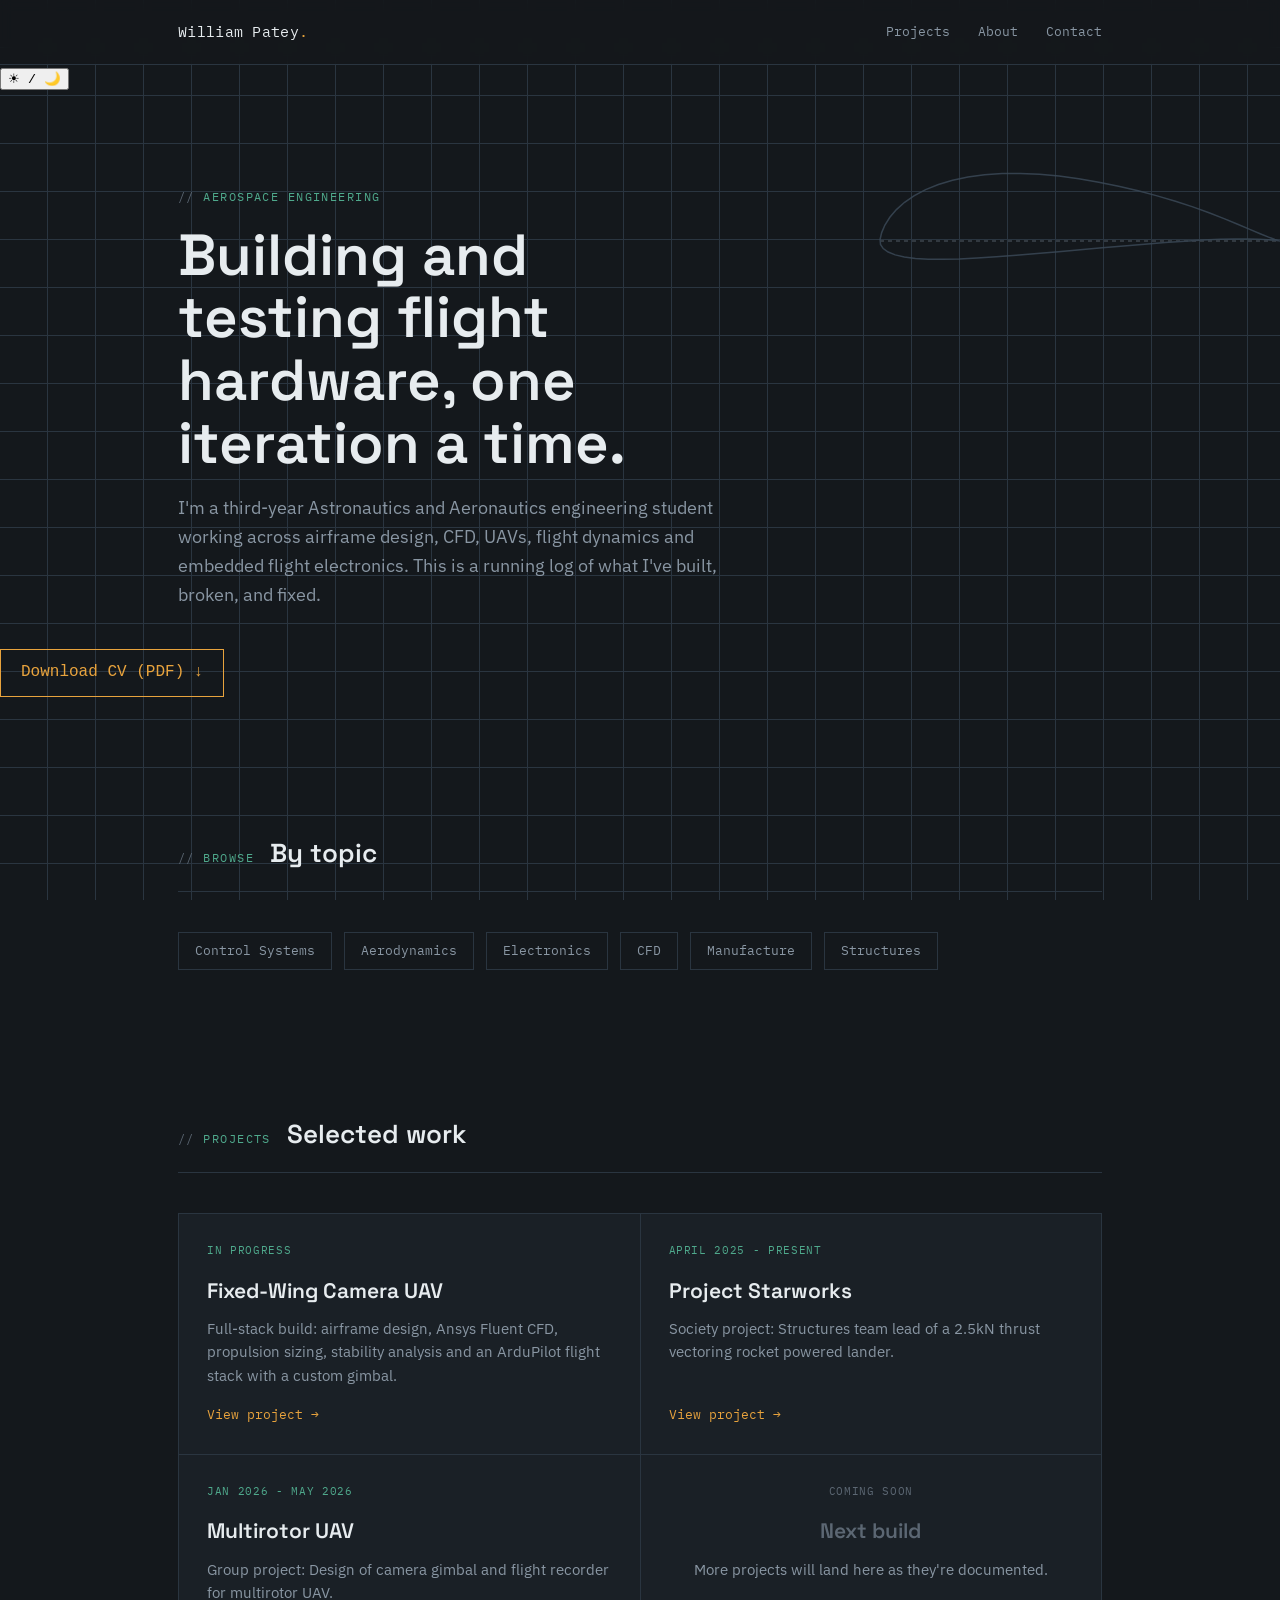
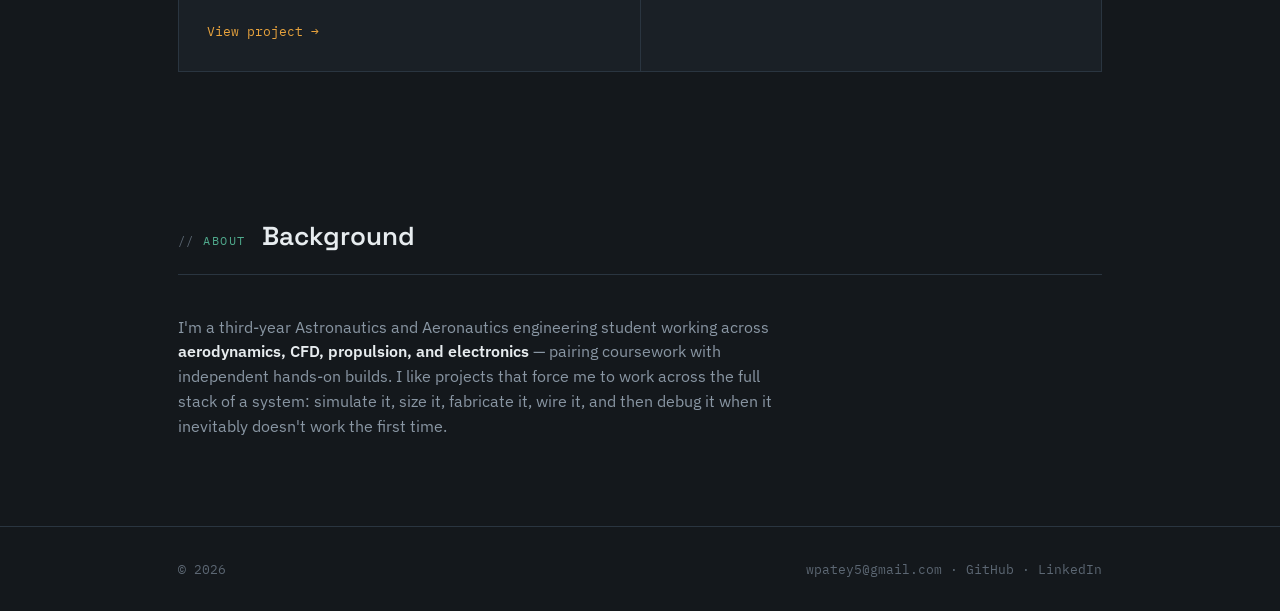
<file: index.html>
<!DOCTYPE html>
<html lang="en">
<head>
<meta charset="UTF-8">
<meta name="viewport" content="width=device-width, initial-scale=1.0">
<title>Engineering Portfolio</title>
<link rel="preconnect" href="https://fonts.googleapis.com">
<link href="https://fonts.googleapis.com/css2?family=Space+Grotesk:wght@500;600;700&family=IBM+Plex+Sans:wght@400;500;600&family=IBM+Plex+Mono:wght@400;500&display=swap" rel="stylesheet">
<link rel="stylesheet" href="style.css">
</head>
<body>

<div class="topbar">
  <div class="wrap">
    <div class="brand">William Patey<span class="dot">.</span></div>
    <nav class="nav-links">
      <a href="#projects">Projects</a>
      <a href="#about">About</a>
      <a href="#contact">Contact</a>
    </nav>
  </div>
</div>
<button id="theme-toggle" style="font-family:monospace;">☀ / 🌙</button>

<script>
document.getElementById('theme-toggle').addEventListener('click', () => {
  document.body.classList.toggle('light-mode');
});
</script>
<header class="hero">
  <div class="wrap">
    <p class="hero-tag">Aerospace Engineering</p>
    <h1>Building and testing flight hardware, one iteration a time.</h1>
    <p class="lead">I'm a third-year Astronautics and Aeronautics engineering student working across airframe design, CFD, UAVs, flight dynamics and embedded flight electronics. This is a running log of what I've built, broken, and fixed.</p>
    <!--<img src="Images/FEA.png" alt="FEA">-->
  </div>
<a href="CV.pdf" download style="display:inline-block; padding:10px 20px; border:1px solid #e8a33d; color:#e8a33d; font-family:monospace; text-decoration:none;">
  Download CV (PDF) ↓
</a>
  <svg class="airfoil-trace" viewBox="0 0 460 200" xmlns="http://www.w3.org/2000/svg" aria-hidden="true">
    <!-- Real SD7037 profile, from UIUC Airfoil Coordinates Database, thickness/camber exaggerated ~2.25x for visibility at this scale -->
    <path class="chord" d="M20,110 L420,110" />
    <path d="M420,110 L418.69,109.62 L414.83,108.38 L408.58,106.08 L400.16,102.7 L389.8,98.34 L377.7,93.22 L364.06,87.59 L349.04,81.73 L332.8,75.91 L315.46,70.28 L297.18,64.9 L278.16,59.85 L258.62,55.23 L238.77,51.16 L218.82,47.75 L198.98,45.1 L179.45,43.31 L160.4,42.46 L142.03,42.61 L124.5,43.78 L107.96,45.98 L92.55,49.21 L78.4,53.43 L65.64,58.56 L54.34,64.56 L44.58,71.3 L36.41,78.63 L29.85,86.31 L24.93,94.07 L21.67,101.58 L20.08,108.33 L20.51,113.54 L23.22,117.55 L28.15,121.04 L35.2,123.87 L44.3,125.99 L55.38,127.41 L68.34,128.15 L83.06,128.29 L99.4,127.88 L117.18,127.02 L136.22,125.79 L156.28,124.27 L177.15,122.56 L198.57,120.71 L220.3,118.78 L242.08,116.84 L263.66,114.94 L284.79,113.14 L305.22,111.51 L324.71,110.13 L343.01,109.06 L359.86,108.36 L375.02,108.02 L388.28,108.04 L399.44,108.33 L408.31,108.81 L414.76,109.36 L418.68,109.81 L420,110 Z" />
  </svg>
</header>
<section id="topics">
  <div class="wrap">
    <div class="section-head">
      <span class="tag">Browse</span>
      <h2>By topic</h2>
    </div>
    <div style="display:flex; flex-wrap:wrap; gap:12px;">
      <a href="topics.html?tag=control-systems" class="topic-pill">Control Systems</a>
      <a href="topics.html?tag=aero" class="topic-pill">Aerodynamics</a>
      <a href="topics.html?tag=electronics" class="topic-pill">Electronics</a>
      <a href="topics.html?tag=cfd" class="topic-pill">CFD</a>
      <a href="topics.html?tag=manufacture" class="topic-pill">Manufacture</a>
      <a href="topics.html?tag=structures" class="topic-pill">Structures</a>
    </div>
  </div>
</section>
<section id="projects">
  <div class="wrap">
    <div class="section-head">
      <span class="tag">Projects</span>
      <h2>Selected work</h2>
    </div>

    <div class="projects-grid">
      <a class="project-card" href="uav-build.html">
        <div class="status">In progress</div>
        <h3>Fixed-Wing Camera UAV</h3>
        <p>Full-stack build: airframe design, Ansys Fluent CFD, propulsion sizing, stability analysis and an ArduPilot flight stack with a custom gimbal.</p>
        <div class="go">View project</div>
      </a>
      <a class="project-card" href="Starworks.html">
        <div class="status"> April 2025 - Present</div>
        <h3>Project Starworks</h3>
        <p>Society project: Structures team lead of a 2.5kN thrust vectoring rocket powered lander.</p>
        <div class="go">View project</div>
      </a>
      <a class="project-card" href="Multirotor-UAV-group-project.html">
        <div class="status">Jan 2026 - May 2026</div>
        <h3>Multirotor UAV</h3>
        <p>Group project: Design of camera gimbal and flight recorder for multirotor UAV.</p>
        <div class="go">View project</div>
      </a>

      <div class="project-card placeholder">
        <div class="status">Coming soon</div>
        <h3>Next build</h3>
        <p>More projects will land here as they're documented.</p>
      </div>
    </div>
  </div>
</section>

<section id="about">
  <div class="wrap">
    <div class="section-head">
      <span class="tag">About</span>
      <h2>Background</h2>
    </div>
    <p class="about-body">
      I'm a third-year Astronautics and Aeronautics engineering student working across <strong>aerodynamics, CFD, propulsion, and electronics</strong> — pairing coursework with independent hands-on builds. I like projects that force me to work across the full stack of a system: simulate it, size it, fabricate it, wire it, and then debug it when it inevitably doesn't work the first time.
    </p>
  </div>
</section>

<footer id="contact">
  <div class="wrap" style="display:flex; justify-content:space-between; width:100%;">
    <span>© 2026</span>
    <span><a href="mailto:wpatey5@gmail.com">wpatey5@gmail.com</a> · <a href="https://github.com/WilliamPatey05">GitHub</a> · <a href="https://www.linkedin.com/in/william-patey/">LinkedIn</a></span>
  </div>
</footer>

</body>
</html>
</file>
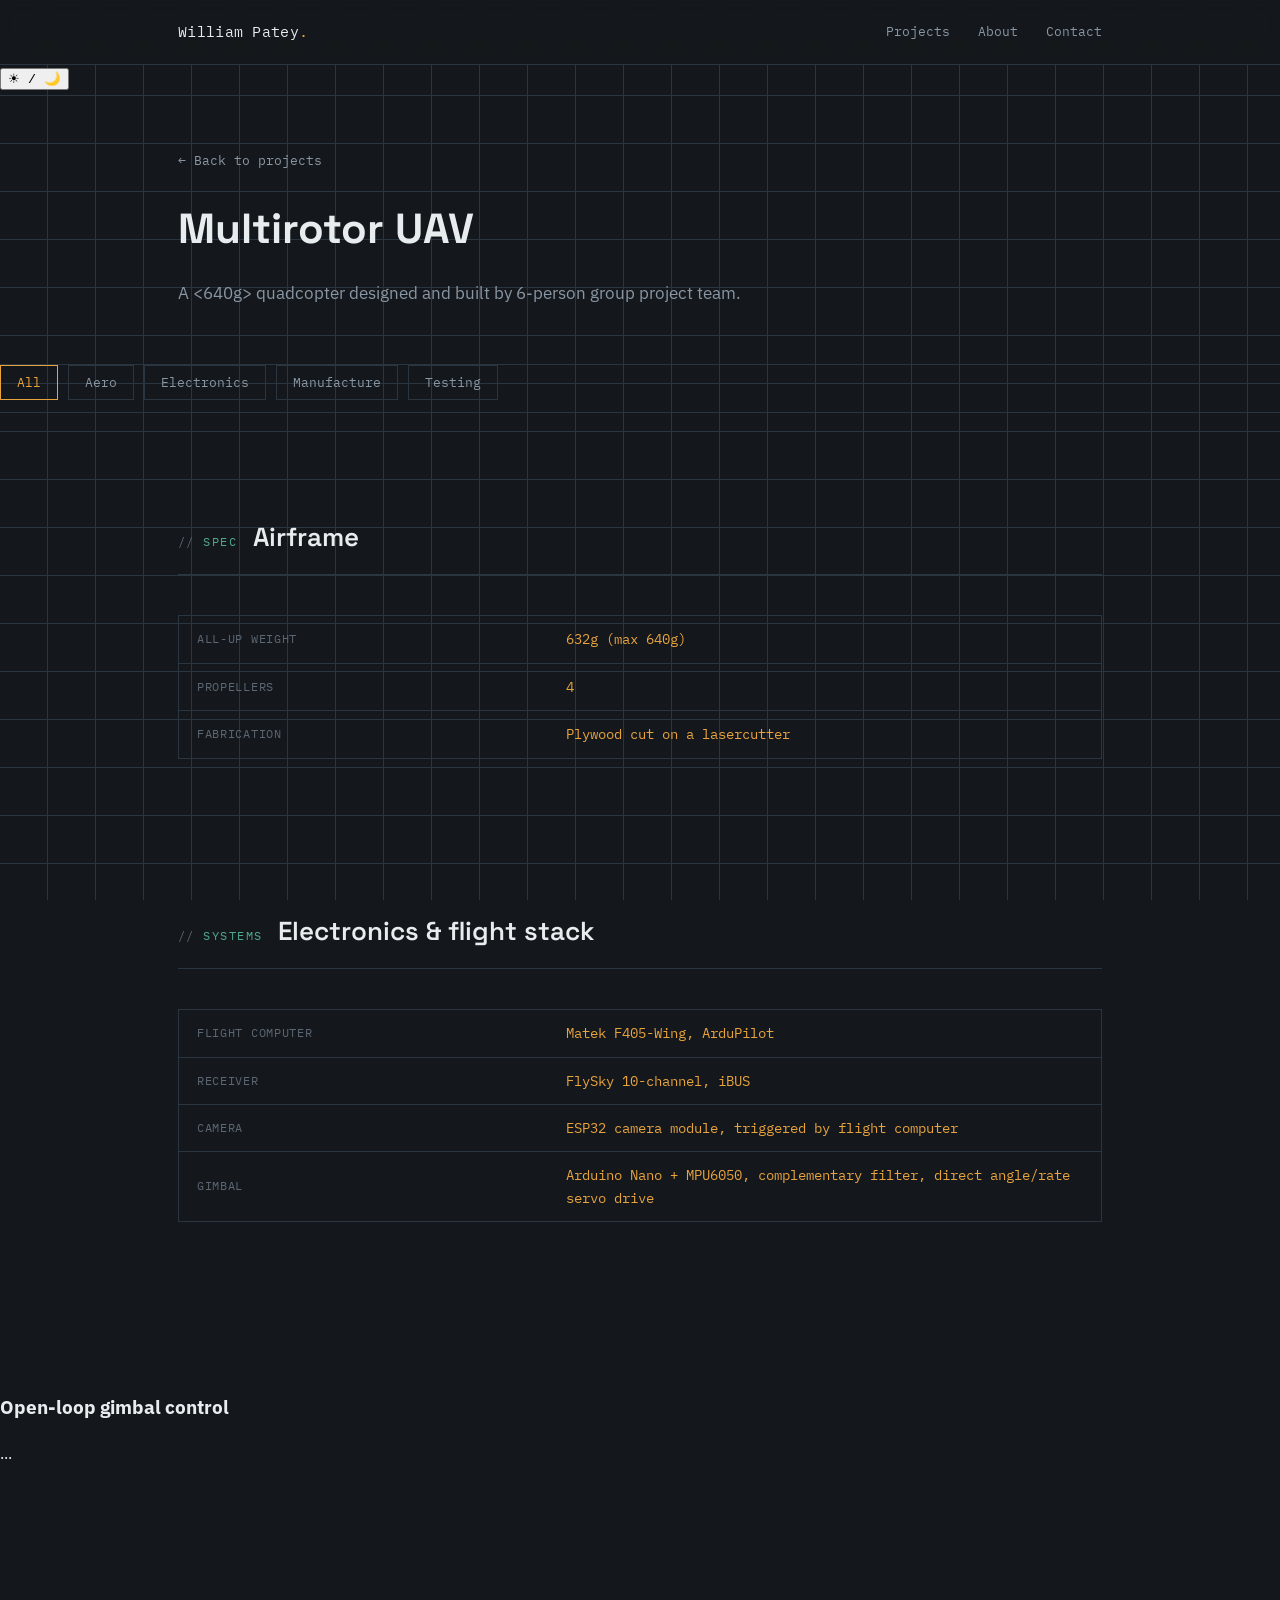
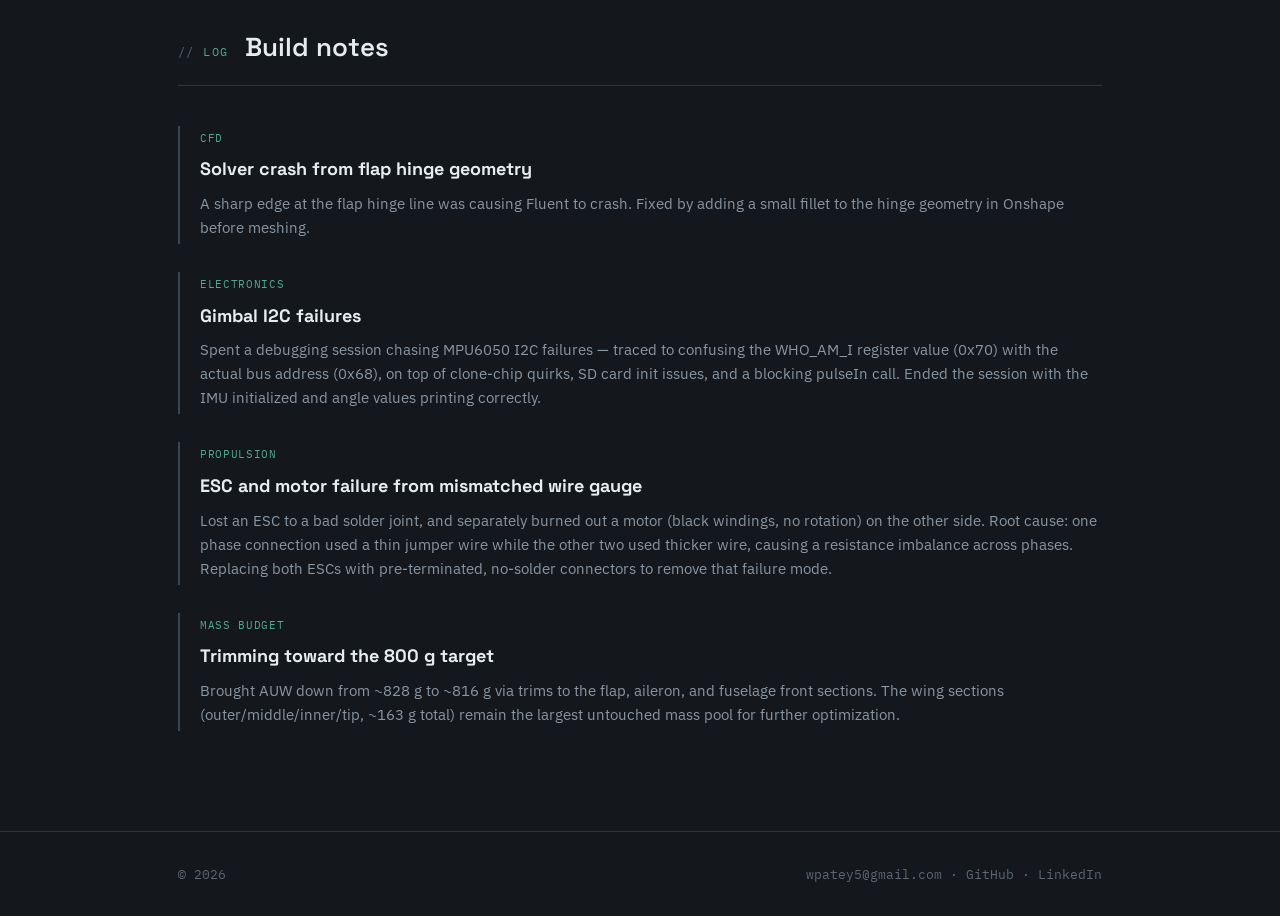
<file: Multirotor UAV group project.html>
<!DOCTYPE html>
<html lang="en">
<head>
<meta charset="UTF-8">
<meta name="viewport" content="width=device-width, initial-scale=1.0">
<title>Fixed-Wing Camera UAV — Portfolio</title>
<link rel="preconnect" href="https://fonts.googleapis.com">
<link href="https://fonts.googleapis.com/css2?family=Space+Grotesk:wght@500;600;700&family=IBM+Plex+Sans:wght@400;500;600&family=IBM+Plex+Mono:wght@400;500&display=swap" rel="stylesheet">
<link rel="stylesheet" href="style.css">
</head>
<body>

<div class="topbar">
  <div class="wrap">
    <div class="brand">William Patey<span class="dot">.</span></div>
    <nav class="nav-links">
      <a href="index.html#projects">Projects</a>
      <a href="index.html#about">About</a>
      <a href="index.html#contact">Contact</a>
    </nav>
  </div>
</div>
<button id="theme-toggle" style="font-family:monospace;">☀ / 🌙</button>

<script>
document.getElementById('theme-toggle').addEventListener('click', () => {
  document.body.classList.toggle('light-mode');
});
</script>
<header class="detail-header">
  <div class="wrap">
    <a class="back-link" href="index.html">← Back to projects</a>
    <h1>Multirotor UAV</h1>
    <p class="subtitle">A <640g> quadcopter designed and built by 6-person group project team. </p>
  </div>
</header>
<div class="cat-carousel" style="display:flex; gap:10px; overflow-x:auto; padding-bottom:12px; margin-bottom:32px; border-bottom:1px solid var(--line);">
  <button class="cat-btn active" data-cat="all">All</button>
  <button class="cat-btn" data-cat="aero">Aero</button>
  <button class="cat-btn" data-cat="electronics">Electronics</button>
  <button class="cat-btn" data-cat="manufacture">Manufacture</button>
  <button class="cat-btn" data-cat="testing">Testing</button>
</div>
<section>
  <div class="wrap">
    <div class="section-head">
      <span class="tag">Spec</span>
      <h2>Airframe</h2>
    </div>
    <table class="spec-table">
      <tr><td>All-up weight</td><td>632g (max 640g)</td></tr>
      <tr><td>Propellers</td><td>4</td></tr>
      <tr><td>Fabrication</td><td>Plywood cut on a lasercutter</td></tr>
    </table>
  </div>
</section>

<section>
  <div class="wrap">
    <div class="section-head">
      <span class="tag">Systems</span>
      <h2>Electronics &amp; flight stack</h2>
    </div>
    <table class="spec-table">
      <tr><td>Flight computer</td><td>Matek F405-Wing, ArduPilot</td></tr>
      <tr><td>Receiver</td><td>FlySky 10-channel, iBUS</td></tr>
      <tr><td>Camera</td><td>ESP32 camera module, triggered by flight computer</td></tr>
      <tr><td>Gimbal</td><td>Arduino Nano + MPU6050, complementary filter, direct angle/rate servo drive</td></tr>
    </table>
  </div>
</section>

<section id="gimbal-control">
  <h3>Open-loop gimbal control</h3>
  <p>...</p>
</section>

<section>
  <div class="wrap">
    <div class="section-head">
      <span class="tag">Log</span>
      <h2>Build notes</h2>
    </div>

    <div class="log-entry">
      <div class="log-tag">CFD</div>
      <h4>Solver crash from flap hinge geometry</h4>
      <p>A sharp edge at the flap hinge line was causing Fluent to crash. Fixed by adding a small fillet to the hinge geometry in Onshape before meshing.</p>
    </div>

    <div class="log-entry">
      <div class="log-tag">Electronics</div>
      <h4>Gimbal I2C failures</h4>
      <p>Spent a debugging session chasing MPU6050 I2C failures — traced to confusing the WHO_AM_I register value (0x70) with the actual bus address (0x68), on top of clone-chip quirks, SD card init issues, and a blocking pulseIn call. Ended the session with the IMU initialized and angle values printing correctly.</p>
    </div>

    <div class="log-entry">
      <div class="log-tag">Propulsion</div>
      <h4>ESC and motor failure from mismatched wire gauge</h4>
      <p>Lost an ESC to a bad solder joint, and separately burned out a motor (black windings, no rotation) on the other side. Root cause: one phase connection used a thin jumper wire while the other two used thicker wire, causing a resistance imbalance across phases. Replacing both ESCs with pre-terminated, no-solder connectors to remove that failure mode.</p>
    </div>

    <div class="log-entry">
      <div class="log-tag">Mass budget</div>
      <h4>Trimming toward the 800 g target</h4>
      <p>Brought AUW down from ~828 g to ~816 g via trims to the flap, aileron, and fuselage front sections. The wing sections (outer/middle/inner/tip, ~163 g total) remain the largest untouched mass pool for further optimization.</p>
    </div>
  </div>
</section>

<footer id="contact">
  <div class="wrap" style="display:flex; justify-content:space-between; width:100%;">
    <span>© 2026</span>
    <span><a href="mailto:wpatey5@gmail.com">wpatey5@gmail.com</a> · <a href="https://github.com/WilliamPatey05">GitHub</a> · <a href="https://www.linkedin.com/in/william-patey/">LinkedIn</a></span>
  </div>
</footer>
</body>
</html>
</file>
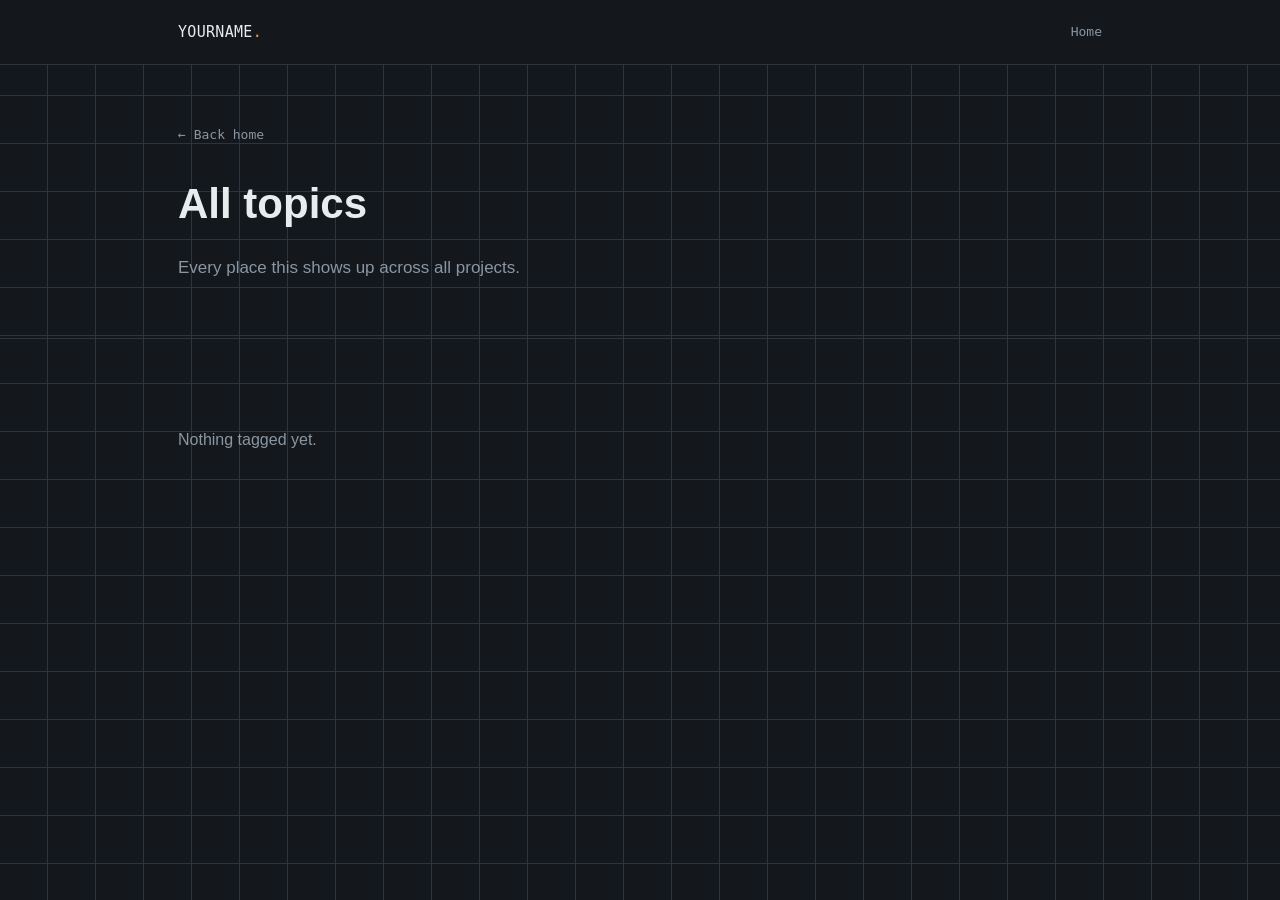
<file: topics.html>
<!DOCTYPE html>
<html lang="en">
<head>
<meta charset="UTF-8">
<title>Browse by Topic</title>
<link rel="stylesheet" href="style.css">
</head>
<body>

<div class="topbar">
  <div class="wrap">
    <div class="brand">YOURNAME<span class="dot">.</span></div>
    <nav class="nav-links"><a href="index.html">Home</a></nav>
  </div>
</div>

<header class="detail-header">
  <div class="wrap">
    <a class="back-link" href="index.html">← Back home</a>
    <h1 id="topic-title">Topic</h1>
    <p class="subtitle">Every place this shows up across all projects.</p>
  </div>
</header>

<section>
  <div class="wrap" id="results">
    <!-- results injected by JS -->
  </div>
</section>

<script src="content-index.js"></script>
<script>
  const params = new URLSearchParams(window.location.search);
  const tag = params.get('tag');
  document.getElementById('topic-title').innerText =
    tag ? tag.replace('-', ' ').replace(/\b\w/g, c => c.toUpperCase()) : 'All topics';

  const matches = CONTENT_INDEX.filter(entry => entry.tags.includes(tag));
  const container = document.getElementById('results');

  if (matches.length === 0) {
    container.innerHTML = '<p style="color:var(--text-dim);">Nothing tagged yet.</p>';
  } else {
    matches.forEach(entry => {
      const card = document.createElement('a');
      card.href = entry.url;
      card.className = 'project-card';
      card.style.display = 'block';
      card.style.marginBottom = '1px';
      card.innerHTML = `
        <div class="status">${entry.project}</div>
        <h3>${entry.title}</h3>
        <div class="go">Jump to section</div>
      `;
      container.appendChild(card);
    });
  }
</script>

</body>
</html>
</file>
<file: style.css>
/* ============================================================
   Portfolio — technical drafting / instrument-panel aesthetic
   ============================================================ */

:root {
  --bg: #14181c;
  --surface: #1a2026;
  --surface-raised: #202830;
  --line: #2a3540;
  --line-bright: #3a4856;
  --text: #e7ecef;
  --text-dim: #8996a3;
  --text-faint: #5c6773;
  --amber: #e8a33d;
  --teal: #4fa98c;

  --font-display: "Space Grotesk", "IBM Plex Sans", sans-serif;
  --font-body: "IBM Plex Sans", sans-serif;
  --font-mono: "IBM Plex Mono", monospace;

  --grid-gap: 1px;
}

* { box-sizing: border-box; }

html { scroll-behavior: smooth; }

body {
  margin: 0;
  background: var(--bg);
  color: var(--text);
  font-family: var(--font-body);
  font-size: 16px;
  line-height: 1.6;
  background-image:
    linear-gradient(var(--line) 1px, transparent 1px),
    linear-gradient(90deg, var(--line) 1px, transparent 1px);
  background-size: 48px 48px;
  background-position: -1px -1px;
  background-attachment: fixed;
}
body.light-mode {
  background: #f4f4f2;
  color: #14181c;
}
body.light-mode .readout, body.light-mode .project-card, body.light-mode .surface {
  background: #ffffff;
}
@media (prefers-reduced-motion: reduce) {
  html { scroll-behavior: auto; }
  * { animation-duration: 0.001ms !important; animation-iteration-count: 1 !important; transition-duration: 0.001ms !important; }
}

a { color: inherit; text-decoration: none; }

.wrap {
  max-width: 980px;
  margin: 0 auto;
  padding: 0 28px;
}

/* ---------- top bar ---------- */

.topbar {
  border-bottom: 1px solid var(--line);
  background: rgba(20, 24, 28, 0.85);
  backdrop-filter: blur(6px);
  position: sticky;
  top: 0;
  z-index: 10;
}

.topbar .wrap {
  display: flex;
  align-items: center;
  justify-content: space-between;
  height: 64px;
}

.brand {
  font-family: var(--font-mono);
  font-size: 15px;
  letter-spacing: 0.02em;
  color: var(--text);
}

.brand .dot { color: var(--amber); }

.nav-links {
  display: flex;
  gap: 28px;
  font-family: var(--font-mono);
  font-size: 13px;
  color: var(--text-dim);
}

.nav-links a:hover { color: var(--amber); }

/* ---------- hero ---------- */

.hero {
  padding: 96px 0 64px;
  position: relative;
  overflow: hidden;
}

.hero-tag {
  font-family: var(--font-mono);
  font-size: 12px;
  letter-spacing: 0.12em;
  text-transform: uppercase;
  color: var(--teal);
  margin: 0 0 18px;
}

.hero-tag::before { content: "// "; color: var(--text-faint); }

.hero h1 {
  font-family: var(--font-display);
  font-size: clamp(36px, 6vw, 58px);
  line-height: 1.08;
  font-weight: 600;
  margin: 0 0 20px;
  max-width: 15ch;
}

.hero p.lead {
  color: var(--text-dim);
  font-size: 18px;
  max-width: 52ch;
  margin: 0 0 40px;
}

/* airfoil trace svg */
.airfoil-trace {
  position: absolute;
  right: -40px;
  top: 40px;
  width: 460px;
  max-width: 45vw;
  opacity: 0.85;
  pointer-events: none;
}

.airfoil-trace path {
  fill: none;
  stroke: var(--line-bright);
  stroke-width: 1.5;
  stroke-dasharray: 900;
  stroke-dashoffset: 900;
  animation: draw 2.4s ease-out forwards;
}

.airfoil-trace path.chord {
  stroke: var(--text-faint);
  stroke-dasharray: 4 4;
  stroke-width: 1;
  animation-delay: 0.3s;
}

@keyframes draw {
  to { stroke-dashoffset: 0; }
}

/* ---------- readout strip ---------- */

.readouts {
  display: grid;
  grid-template-columns: repeat(4, 1fr);
  border: 1px solid var(--line);
  background: var(--surface);
}

.readout {
  padding: 20px 22px;
  border-right: 1px solid var(--line);
}

.readout:last-child { border-right: none; }

.readout .label {
  font-family: var(--font-mono);
  font-size: 11px;
  letter-spacing: 0.08em;
  text-transform: uppercase;
  color: var(--text-faint);
  margin-bottom: 8px;
}

.readout .value {
  font-family: var(--font-mono);
  font-size: 22px;
  color: var(--amber);
  font-weight: 500;
}

.readout .value .unit {
  font-size: 13px;
  color: var(--text-dim);
  margin-left: 4px;
}

/* ---------- sections ---------- */

section { padding: 72px 0; }

.section-head {
  display: flex;
  align-items: baseline;
  gap: 16px;
  margin-bottom: 40px;
  border-bottom: 1px solid var(--line);
  padding-bottom: 16px;
}

.section-head .tag {
  font-family: var(--font-mono);
  font-size: 12px;
  letter-spacing: 0.12em;
  text-transform: uppercase;
  color: var(--teal);
}

.section-head .tag::before { content: "// "; color: var(--text-faint); }

.section-head h2 {
  font-family: var(--font-display);
  font-size: 26px;
  font-weight: 600;
  margin: 0;
}

/* ---------- project cards ---------- */

.projects-grid {
  display: grid;
  grid-template-columns: repeat(2, 1fr);
  gap: 1px;
  background: var(--line);
  border: 1px solid var(--line);
}

.project-card {
  background: var(--surface);
  padding: 28px;
  display: flex;
  flex-direction: column;
  transition: background 0.15s ease;
}

.project-card:hover { background: var(--surface-raised); }

.project-card .status {
  font-family: var(--font-mono);
  font-size: 11px;
  letter-spacing: 0.06em;
  text-transform: uppercase;
  color: var(--teal);
  margin-bottom: 14px;
}

.project-card h3 {
  font-family: var(--font-display);
  font-size: 21px;
  margin: 0 0 10px;
  font-weight: 600;
}

.project-card p {
  color: var(--text-dim);
  font-size: 14.5px;
  margin: 0 0 18px;
  flex-grow: 1;
}

.project-card .go {
  font-family: var(--font-mono);
  font-size: 13px;
  color: var(--amber);
}

.project-card .go::after { content: " →"; }

.project-card.placeholder {
  color: var(--text-faint);
  justify-content: center;
  align-items: center;
  text-align: center;
}

.project-card.placeholder .status { color: var(--text-faint); }

/* ---------- about ---------- */

.about-body { color: var(--text-dim); max-width: 62ch; font-size: 15.5px; }
.about-body strong { color: var(--text); font-weight: 600; }

/* ---------- footer ---------- */

footer {
  border-top: 1px solid var(--line);
  padding: 32px 0;
  font-family: var(--font-mono);
  font-size: 12.5px;
  color: var(--text-faint);
  display: flex;
  justify-content: space-between;
}

footer a:hover { color: var(--amber); }

/* ---------- project detail page ---------- */

.detail-header { padding: 56px 0 40px; border-bottom: 1px solid var(--line); }

.back-link {
  font-family: var(--font-mono);
  font-size: 13px;
  color: var(--text-dim);
  display: inline-block;
  margin-bottom: 24px;
}

.back-link:hover { color: var(--amber); }

.detail-header h1 {
  font-family: var(--font-display);
  font-size: clamp(30px, 5vw, 42px);
  margin: 0 0 14px;
}

.detail-header .subtitle { color: var(--text-dim); font-size: 17px; max-width: 60ch; }

.spec-table {
  width: 100%;
  border-collapse: collapse;
  font-family: var(--font-mono);
  font-size: 14px;
  border: 1px solid var(--line);
  margin: 8px 0 8px;
}

.spec-table tr { border-bottom: 1px solid var(--line); }
.spec-table tr:last-child { border-bottom: none; }

.spec-table td {
  padding: 12px 18px;
}

.spec-table td:first-child {
  color: var(--text-faint);
  width: 40%;
  text-transform: uppercase;
  font-size: 11.5px;
  letter-spacing: 0.06em;
}

.spec-table td:last-child { color: var(--amber); }

.log-entry {
  border-left: 2px solid var(--line-bright);
  padding: 4px 0 4px 20px;
  margin-bottom: 28px;
}

.log-entry .log-tag {
  font-family: var(--font-mono);
  font-size: 11px;
  letter-spacing: 0.06em;
  text-transform: uppercase;
  color: var(--teal);
  margin-bottom: 8px;
}

.log-entry h4 {
  font-family: var(--font-display);
  font-size: 18px;
  margin: 0 0 8px;
}

.log-entry p { color: var(--text-dim); font-size: 15px; margin: 0; }

/* ---------- responsive ---------- */

@media (max-width: 720px) {
  .readouts { grid-template-columns: repeat(2, 1fr); }
  .readout:nth-child(2) { border-right: none; }
  .projects-grid { grid-template-columns: 1fr; }
  .airfoil-trace { display: none; }
  .nav-links { display: none; }
  footer { flex-direction: column; gap: 8px; }
}

/* ---------- focus states ---------- */

a:focus-visible, button:focus-visible {
  outline: 2px solid var(--amber);
  outline-offset: 3px;
}
.topic-pill {
  font-family: var(--font-mono);
  font-size: 13px;
  padding: 8px 16px;
  border: 1px solid var(--line);
  color: var(--text-dim);
}
.topic-pill:hover { border-color: var(--amber); color: var(--amber); }
.cat-btn {
  font-family: var(--font-mono);
  font-size: 13px;
  background: none;
  border: 1px solid var(--line);
  color: var(--text-dim);
  padding: 8px 16px;
  white-space: nowrap;
  cursor: pointer;
}
.cat-btn.active, .cat-btn:hover { border-color: var(--amber); color: var(--amber); }
.accordion {
  border: 1px solid var(--line);
}

.accordion-item {
  border-bottom: 1px solid var(--line);
}
.accordion-item:last-child { border-bottom: none; }

.accordion-item summary {
  padding: 16px 20px;
  cursor: pointer;
  font-family: var(--font-mono);
  font-size: 14px;
  color: var(--text);
  list-style: none;
  display: flex;
  justify-content: space-between;
  align-items: center;
}

/* hide default browser triangle, add our own arrow */
.accordion-item summary::-webkit-details-marker { display: none; }

.accordion-item summary::after {
  content: "+";
  color: var(--amber);
  font-size: 18px;
}

.accordion-item[open] summary::after {
  content: "–";
}

.accordion-item summary:hover {
  color: var(--amber);
}

.accordion-body {
  padding: 0 20px 20px;
  color: var(--text-dim);
  font-size: 14.5px;
}
css
img {
  max-width: 100%;
  height: auto;
  display: block;
}

.img-medium {
  max-width: 500px;
}

.img-small {
  max-width: 300px;
}
</file>
